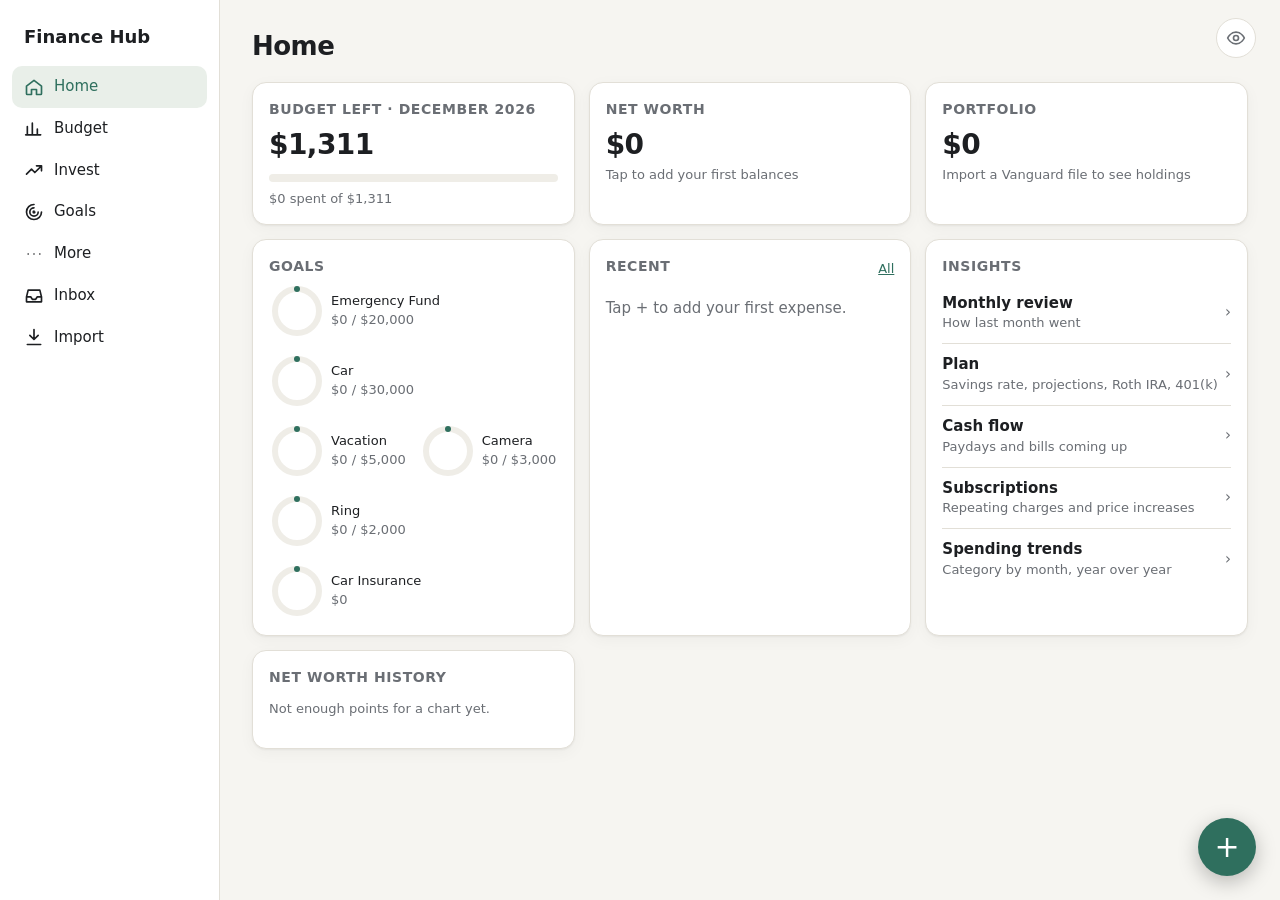
<file: index.html>
<!doctype html>
<html lang="en">
<head>
<meta charset="utf-8">
<meta name="viewport" content="width=device-width,initial-scale=1,viewport-fit=cover">
<title>Finance Hub</title>
<meta name="theme-color" content="#f6f5f1" media="(prefers-color-scheme: light)">
<meta name="theme-color" content="#15171a" media="(prefers-color-scheme: dark)">
<meta name="apple-mobile-web-app-capable" content="yes">
<meta name="apple-mobile-web-app-status-bar-style" content="default">
<meta name="apple-mobile-web-app-title" content="Finance">
<link rel="manifest" href="manifest.webmanifest">
<link rel="icon" href="icon.svg" type="image/svg+xml">
<link rel="apple-touch-icon" href="icon-180.png">
<link rel="stylesheet" href="css/app.css">
</head>
<body>
<div id="app">
  <nav id="nav" aria-label="Main"></nav>
  <main id="main" tabindex="-1"><div class="skel" aria-label="Loading"><i></i><i></i><i></i><i></i></div></main>
</div>
<button id="fab" aria-label="Add expense">+</button>
<dialog id="sheet"><div id="sheet-body"></div></dialog>
<div id="toast" role="status" aria-live="polite"></div>
<script type="module" src="js/app.js"></script>
</body>
</html>
</file>
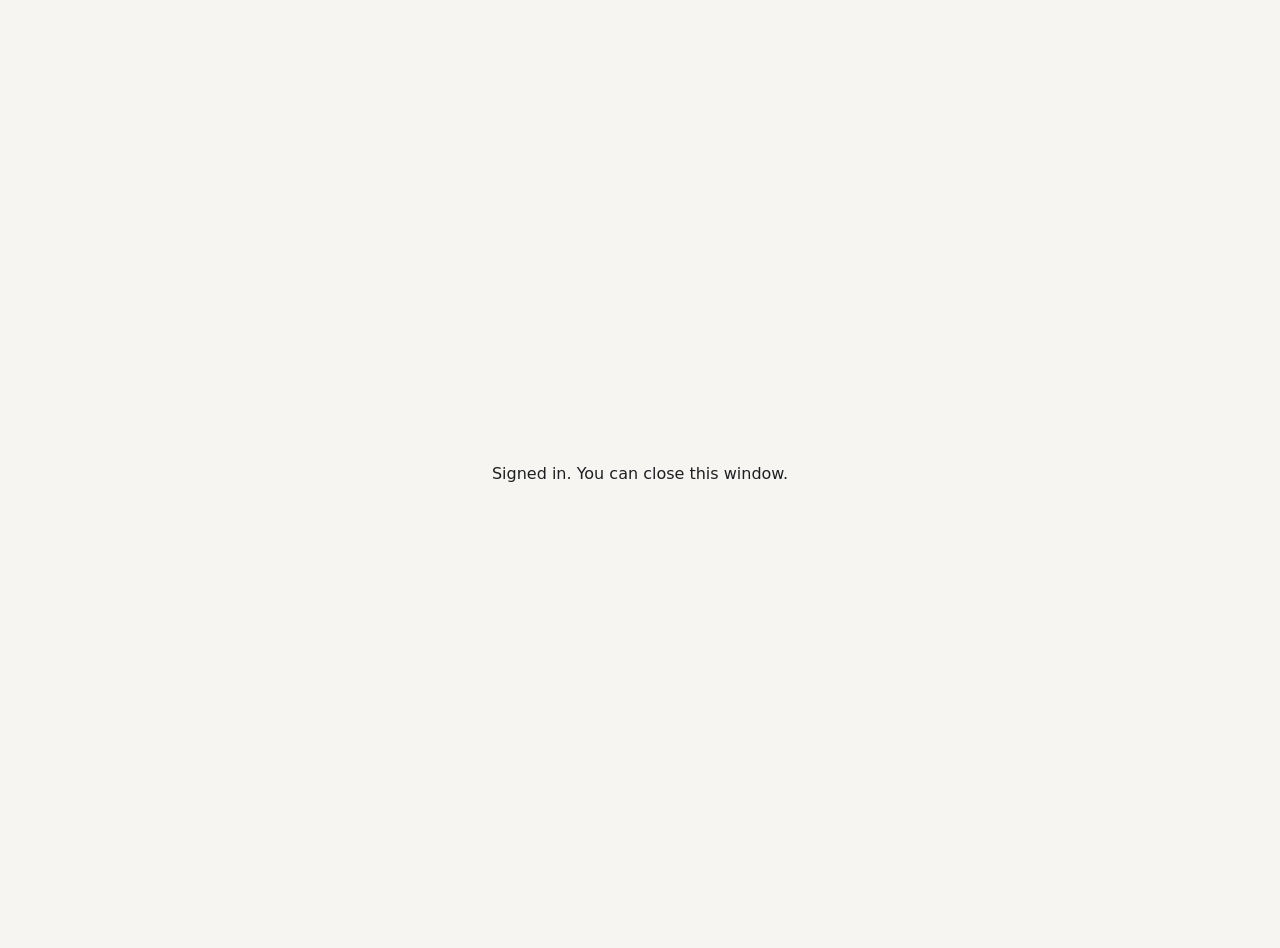
<file: oauth.html>
<!doctype html>
<html lang="en">
<head>
<meta charset="utf-8">
<meta name="viewport" content="width=device-width,initial-scale=1">
<title>Finance Hub sign-in</title>
<style>
  body { margin: 0; min-height: 100vh; display: grid; place-items: center; font: 16px/1.5 -apple-system, BlinkMacSystemFont, system-ui, sans-serif; background: #f6f5f1; color: #1d1f22; text-align: center; padding: 24px; }
  @media (prefers-color-scheme: dark) { body { background: #15171a; color: #ecebe7; } }
</style>
</head>
<body>
<p id="msg">Finishing sign-in…</p>
<script>
// Google / Microsoft send you back here after sign-in with a short-lived token in the address.
// Hand it to the Finance Hub window that asked for it, then close. Nothing is kept on this page.
(function () {
  var p = new URLSearchParams(location.hash.slice(1) || location.search.slice(1));
  var r = { type: 'fh-oauth', state: p.get('state'), token: p.get('access_token'), expires: +p.get('expires_in') || 3000,
    error: p.get('error') ? (p.get('error_description') || p.get('error')).replace(/\+/g, ' ') : null };
  history.replaceState(null, '', location.pathname);
  try { if (window.opener) window.opener.postMessage(r, location.origin); } catch (e) { /* opener gone */ }
  try { localStorage.setItem('oauthResult', JSON.stringify(r)); } catch (e) { /* private mode */ }
  document.getElementById('msg').textContent = r.error ? 'Sign-in didn’t finish: ' + r.error : 'Signed in. You can close this window.';
  setTimeout(function () { window.close(); }, r.error ? 4000 : 300);
})();
</script>
</body>
</html>
</file>
<file: css/app.css>
:root {
  --bg: #f6f5f1; --surface: #ffffff; --surface-2: #efede7; --text: #1d1f22; --muted: #6a6e74; --line: #e2dfd7;
  --accent: #2f6f5e; --accent-ink: #ffffff; --good: #2f7d4f; --warn: #b7791f; --bad: #c0392b; --chip: #e9efe9;
  --radius: 14px; --shadow: 0 1px 2px rgba(0,0,0,.05), 0 4px 16px rgba(0,0,0,.04);
  --s1: #2f6f5e; --s2: #c48a3a; --s3: #5b6fb3; --s4: #b0546b; --s5: #7a8a3c;
  color-scheme: light;
}
@media (prefers-color-scheme: dark) {
  :root:not([data-theme="light"]) {
    --bg: #15171a; --surface: #1e2125; --surface-2: #262a2f; --text: #ecebe7; --muted: #9aa0a6; --line: #30353b;
    --accent: #6cc3a8; --accent-ink: #0f1a17; --good: #6fcf97; --warn: #e6b45a; --bad: #ef7d6d; --chip: #243029;
    --shadow: none; --s1: #6cc3a8; --s2: #e0a85c; --s3: #8fa3e6; --s4: #e08aa0; --s5: #b5c46b; color-scheme: dark;
  }
}
:root[data-theme="dark"] {
  --bg: #15171a; --surface: #1e2125; --surface-2: #262a2f; --text: #ecebe7; --muted: #9aa0a6; --line: #30353b;
  --accent: #6cc3a8; --accent-ink: #0f1a17; --good: #6fcf97; --warn: #e6b45a; --bad: #ef7d6d; --chip: #243029;
  --shadow: none; --s1: #6cc3a8; --s2: #e0a85c; --s3: #8fa3e6; --s4: #e08aa0; --s5: #b5c46b; color-scheme: dark;
}
* { box-sizing: border-box; }
html, body { margin: 0; background: var(--bg); color: var(--text); }
body { font: 15px/1.45 -apple-system, BlinkMacSystemFont, "SF Pro Text", system-ui, sans-serif; -webkit-font-smoothing: antialiased; }
h1 { font-size: 26px; letter-spacing: -.02em; margin: 4px 0 16px; }
h2 { font-size: 17px; margin: 0 0 10px; }
h3 { font-size: 14px; margin: 0 0 6px; color: var(--muted); font-weight: 600; text-transform: uppercase; letter-spacing: .04em; }
a { color: var(--accent); }
.num { font-variant-numeric: tabular-nums; }
.muted { color: var(--muted); } .small { font-size: 13px; } .good { color: var(--good); } .bad { color: var(--bad); } .warn { color: var(--warn); }

#app { display: grid; grid-template-columns: 220px 1fr; min-height: 100vh; }
#nav { position: sticky; top: 0; height: 100vh; padding: 20px 12px; border-right: 1px solid var(--line); background: var(--surface); }
#nav .brand { font-weight: 700; font-size: 18px; padding: 4px 12px 16px; }
#nav a { display: flex; align-items: center; gap: 10px; padding: 10px 12px; border-radius: 10px; color: var(--text); text-decoration: none; font-weight: 500; }
#nav a.on { background: var(--chip); color: var(--accent); }
#nav a .badge { margin-left: auto; }
#nav svg { width: 20px; height: 20px; flex: none; }
#main { padding: 24px 32px 120px; max-width: 1180px; width: 100%; outline: none; }

@media (max-width: 767px) {
  #app { display: block; }
  #nav { position: fixed; bottom: 0; left: 0; right: 0; top: auto; height: auto; z-index: 10; display: flex; justify-content: space-around;
    padding: 6px 4px calc(6px + env(safe-area-inset-bottom)); border-right: 0; border-top: 1px solid var(--line); }
  #nav .brand, #nav .desk { display: none; }
  #nav a { flex-direction: column; gap: 2px; padding: 6px 8px; font-size: 11px; position: relative; }
  #nav a .badge { position: absolute; top: 0; right: 4px; margin: 0; }
  #main { padding: calc(14px + env(safe-area-inset-top)) 16px 140px; }
  h1 { font-size: 24px; }
}

.grid { display: grid; gap: 14px; }
.cols-2 { grid-template-columns: repeat(auto-fit, minmax(320px, 1fr)); }
.cols-3 { grid-template-columns: repeat(auto-fit, minmax(220px, 1fr)); }
.card { background: var(--surface); border: 1px solid var(--line); border-radius: var(--radius); padding: 16px; box-shadow: var(--shadow); min-width: 0; }
.card.tap, .tap { cursor: pointer; }
li.tap:hover, tr.tap:hover { background: var(--surface-2); }
.tap:focus-visible, .card.tap:focus-visible { outline: 2px solid var(--accent); outline-offset: 2px; border-radius: 8px; }
.list li.tap::after { content: '›'; color: var(--muted); font-size: 20px; line-height: 1; padding-left: 2px; }
.big { font-size: 28px; font-weight: 700; letter-spacing: -.02em; }
.row { display: flex; align-items: center; gap: 10px; }
.between { justify-content: space-between; }
.wrap { flex-wrap: wrap; }
.stack > * + * { margin-top: 10px; }
.list { list-style: none; margin: 0; padding: 0; }
.list li { display: flex; align-items: center; gap: 10px; padding: 10px 0; border-bottom: 1px solid var(--line); }
.list li:last-child { border-bottom: 0; }
.list .grow { flex: 1; min-width: 0; }
.ellipsis { overflow: hidden; text-overflow: ellipsis; white-space: nowrap; }
.bar { height: 8px; border-radius: 4px; background: var(--surface-2); overflow: hidden; }
.bar > i { display: block; height: 100%; background: var(--accent); border-radius: 4px; }
.bar.warn > i { background: var(--warn); } .bar.bad > i { background: var(--bad); }
.badge { display: inline-block; min-width: 20px; padding: 1px 7px; border-radius: 999px; background: var(--bad); color: #fff; font-size: 11px; font-weight: 700; text-align: center; }
.tag { display: inline-block; padding: 1px 8px; border-radius: 999px; background: var(--surface-2); color: var(--muted); font-size: 12px; }
.tabs { display: flex; gap: 6px; flex-wrap: wrap; margin-bottom: 14px; }
.tabs a, .tabs button { padding: 9px 14px; min-height: 38px; display: inline-flex; align-items: center; border-radius: 999px; background: var(--surface-2); color: var(--text); text-decoration: none; border: 0; font: inherit; font-size: 14px; cursor: pointer; }
.tabs .on { background: var(--accent); color: var(--accent-ink); }

table { width: 100%; border-collapse: collapse; font-size: 14px; }
th, td { padding: 8px 6px; border-bottom: 1px solid var(--line); text-align: right; white-space: nowrap; }
th:first-child, td:first-child { text-align: left; }
th { color: var(--muted); font-weight: 600; font-size: 12px; }
th[data-sort] { cursor: pointer; user-select: none; }
.sticky-col th:first-child, .sticky-col td:first-child { position: sticky; left: 0; background: var(--surface); z-index: 1; }
.scroll-x { overflow-x: auto; }
td input { width: 90px; }

button, .btn { font: inherit; border: 1px solid var(--line); background: var(--surface); color: var(--text); padding: 9px 14px; border-radius: 10px; cursor: pointer; font-weight: 500; text-decoration: none; display: inline-block; }
.btn-primary, button.primary { background: var(--accent); color: var(--accent-ink); border-color: var(--accent); }
button.danger { color: var(--bad); }
button.link { border: 0; background: none; color: var(--accent); padding: 8px 6px; min-height: 36px; }
.x-btn { min-width: 40px; min-height: 40px; display: inline-flex; align-items: center; justify-content: center; }
button:disabled { opacity: .5; cursor: default; }
input, select, textarea { font: inherit; color: var(--text); background: var(--surface); border: 1px solid var(--line); border-radius: 10px; padding: 9px 10px; width: 100%; font-size: 16px; }
textarea { min-height: 120px; }
label { display: block; font-size: 13px; color: var(--muted); }
label > input, label > select, label > textarea { margin-top: 4px; color: var(--text); }
.check { display: flex; align-items: center; gap: 8px; font-size: 15px; color: var(--text); }
.check input { width: auto; }
.form { display: grid; gap: 12px; }
.form .two { display: grid; grid-template-columns: 1fr 1fr; gap: 10px; }

#fab { position: fixed; right: 24px; bottom: 24px; width: 58px; height: 58px; border-radius: 50%; background: var(--accent); color: var(--accent-ink); font-size: 30px; line-height: 1; border: 0; box-shadow: 0 6px 20px rgba(0,0,0,.25); z-index: 20; padding: 0; }
@media (max-width: 767px) { #fab { bottom: calc(76px + env(safe-area-inset-bottom)); right: 16px; } }

dialog { border: 0; padding: 0; border-radius: 18px; background: var(--surface); color: var(--text); width: min(560px, 100vw); max-height: 92vh; max-height: 92dvh; box-shadow: 0 20px 60px rgba(0,0,0,.35); }
dialog::backdrop { background: rgba(0,0,0,.4); }
#sheet-body { padding: 18px 18px 0; overflow-y: auto; max-height: 92vh; max-height: 92dvh; }
#sheet-body::after { content: ''; display: block; height: 18px; }
/* The sheet's title row (with Close) stays visible while scrolling; action rows marked .sheet-actions stay at the bottom. */
#sheet-body > .row.between:first-child { position: sticky; top: -18px; margin: -18px -18px 8px; padding: 12px 18px 8px; background: var(--surface); z-index: 3; border-bottom: 1px solid var(--line); }
.sheet-actions { position: sticky; bottom: 0; margin: 0 -18px; padding: 12px 18px calc(12px + env(safe-area-inset-bottom)); background: var(--surface); border-top: 1px solid var(--line); z-index: 3; }
.form-error { color: var(--bad); font-size: 14px; margin: 0; }
@media (max-width: 767px) { dialog { margin: auto 0 0; width: 100vw; max-width: 100vw; border-radius: 18px 18px 0 0; } #sheet-body::after { height: calc(18px + env(safe-area-inset-bottom)); } }

.amount-display { font-size: 40px; font-weight: 700; text-align: center; padding: 6px 0; font-variant-numeric: tabular-nums; }
.keypad { display: grid; grid-template-columns: repeat(3, 1fr); gap: 8px; }
.keypad button { font-size: 22px; padding: 12px 0; background: var(--surface-2); border: 0; }
.chips { display: flex; flex-wrap: wrap; gap: 6px; }
.chips button { padding: 7px 12px; border-radius: 999px; background: var(--surface-2); border: 1px solid transparent; font-size: 14px; }
.chips button.on { background: var(--chip); border-color: var(--accent); color: var(--accent); font-weight: 600; }
details summary { cursor: pointer; color: var(--accent); font-size: 14px; padding: 4px 0; }

#toast { position: fixed; left: 50%; bottom: 100px; transform: translateX(-50%); background: var(--text); color: var(--bg); padding: 10px 16px; border-radius: 10px; opacity: 0; transition: opacity .2s; pointer-events: none; z-index: 80; max-width: calc(100vw - 32px); display: flex; align-items: center; gap: 12px; }
#toast.show { opacity: 1; }
#toast.show.has-action { pointer-events: auto; }
#toast button { background: none; border: 0; color: var(--accent); font-weight: 700; padding: 6px 4px; min-height: 36px; filter: brightness(1.3); }
@media (max-width: 767px) { #toast { bottom: calc(150px + env(safe-area-inset-bottom)); } dialog #toast { bottom: calc(24px + env(safe-area-inset-bottom)); } }
svg.chart { width: 100%; height: auto; display: block; overflow: visible; }
svg.chart text { fill: var(--muted); font-size: 11px; }
.ring { width: 56px; height: 56px; }
.notice { background: var(--surface-2); border-radius: 10px; padding: 10px 12px; font-size: 14px; }
.empty { text-align: center; color: var(--muted); padding: 24px 8px; }
.only-phone { display: none; }
@media (max-width: 767px) { .only-phone { display: block; } .only-desk { display: none; } }

#progress { position: fixed; left: 50%; top: calc(env(safe-area-inset-top, 0px) + 10px); transform: translate(-50%, -140%); width: min(440px, calc(100vw - 32px)); background: var(--surface); color: var(--text); border: 1px solid var(--line); border-radius: 12px; box-shadow: var(--shadow); padding: 10px 14px 9px; z-index: 70; transition: transform .25s ease; }
#progress.show { transform: translate(-50%, 0); }
#progress .pr-row { display: flex; justify-content: space-between; gap: 10px; font-size: 14px; font-weight: 600; margin-bottom: 7px; }
#progress .pr-track { height: 6px; border-radius: 3px; background: var(--surface-2); overflow: hidden; position: relative; }
#progress .pr-fill { height: 100%; width: 0; background: var(--accent); border-radius: 3px; transition: width .3s ease; }
#progress .pr-track.busy .pr-fill { position: absolute; width: 35%; animation: pr-slide 1.1s ease-in-out infinite; }
#progress.done .pr-fill { background: var(--good); }
#progress.failed .pr-fill { background: var(--bad); width: 100%; }
#progress .pr-sub { margin-top: 5px; min-height: 1em; }
@keyframes pr-slide { from { left: -35%; } to { left: 100%; } }
@media (prefers-reduced-motion: reduce) { #progress { transition: none; } #progress .pr-track.busy .pr-fill { animation: none; left: 0; width: 100%; opacity: .5; } }

.back-btn { display: inline-flex; align-items: center; gap: 2px; margin: 0 0 10px -6px; padding: 6px 10px 6px 4px; border: 0; background: none; color: var(--accent); font: inherit; font-weight: 600; font-size: 15px; border-radius: 8px; cursor: pointer; min-height: 40px; }
.back-btn svg { width: 22px; height: 22px; }
.back-btn:hover { background: var(--chip); }
.back-btn:focus-visible { outline: 2px solid var(--accent); outline-offset: 2px; }

#main:focus { outline: none; }
.chips.missing { outline: 2px solid var(--bad); outline-offset: 4px; border-radius: 10px; }
.danger-link { color: var(--bad) !important; }
a.card.plain { display: block; text-decoration: none; color: inherit; }
a.card.plain:hover { border-color: var(--accent); }
.seg { display: inline-flex; align-items: center; gap: 6px; padding: 8px 14px; min-height: 38px; border-radius: 999px; background: var(--surface-2); color: var(--text); font-size: 14px; cursor: pointer; }
.seg:has(input:checked) { background: var(--accent); color: var(--accent-ink); }
.seg input { width: auto; margin: 0; accent-color: var(--accent-ink); }
.form-error:empty { display: none; }

/* ---- Accent colors (Settings → Accent) ---- */
:root[data-accent="blue"] { --accent: #2f5fa8; --s1: #2f5fa8; --chip: #e6edf7; }
:root[data-accent="purple"] { --accent: #6a4bb0; --s1: #6a4bb0; --chip: #eee9f7; }
:root[data-accent="orange"] { --accent: #b8621b; --s1: #b8621b; --chip: #f6ece2; }
:root[data-accent="rose"] { --accent: #b0456a; --s1: #b0456a; --chip: #f6e6ec; }
:root[data-accent="slate"] { --accent: #44505f; --s1: #44505f; --chip: #e8ebee; }
@media (prefers-color-scheme: dark) {
  :root:not([data-theme="light"])[data-accent="blue"] { --accent: #7fa8ea; --s1: #7fa8ea; --chip: #1f2836; --accent-ink: #0d1522; }
  :root:not([data-theme="light"])[data-accent="purple"] { --accent: #b39ced; --s1: #b39ced; --chip: #272236; --accent-ink: #160f24; }
  :root:not([data-theme="light"])[data-accent="orange"] { --accent: #eba468; --s1: #eba468; --chip: #33281e; --accent-ink: #22140a; }
  :root:not([data-theme="light"])[data-accent="rose"] { --accent: #ec8fb0; --s1: #ec8fb0; --chip: #35222a; --accent-ink: #250e17; }
  :root:not([data-theme="light"])[data-accent="slate"] { --accent: #aab6c4; --s1: #aab6c4; --chip: #262c33; --accent-ink: #11161c; }
}
:root[data-theme="dark"][data-accent="blue"] { --accent: #7fa8ea; --s1: #7fa8ea; --chip: #1f2836; --accent-ink: #0d1522; }
:root[data-theme="dark"][data-accent="purple"] { --accent: #b39ced; --s1: #b39ced; --chip: #272236; --accent-ink: #160f24; }
:root[data-theme="dark"][data-accent="orange"] { --accent: #eba468; --s1: #eba468; --chip: #33281e; --accent-ink: #22140a; }
:root[data-theme="dark"][data-accent="rose"] { --accent: #ec8fb0; --s1: #ec8fb0; --chip: #35222a; --accent-ink: #250e17; }
:root[data-theme="dark"][data-accent="slate"] { --accent: #aab6c4; --s1: #aab6c4; --chip: #262c33; --accent-ink: #11161c; }

/* ---- Polish ---- */
h1 { font-weight: 750; }
.card { transition: border-color .15s, box-shadow .15s; }
a.card.plain:hover, .card.tap:hover { box-shadow: 0 2px 4px rgba(0,0,0,.06), 0 8px 24px rgba(0,0,0,.06); }
button, .btn, .tabs a, .chips button, .seg { transition: background-color .15s, border-color .15s, transform .08s; }
button:not(:disabled):active, .btn:active, .tabs a:active, li.tap:active, .card.tap:active { transform: scale(.98); }
button:hover:not(:disabled):not(.link):not(.primary), .btn:hover { background: var(--surface-2); }
button.primary:hover:not(:disabled) { filter: brightness(1.06); }
td.num, th.num { text-align: right; }
table td, table th { font-variant-numeric: tabular-nums; }
.kpi .big { line-height: 1.15; }
.kpi .sub { font-size: 13px; color: var(--muted); margin-top: 2px; }
.section-title { display: flex; align-items: baseline; justify-content: space-between; gap: 10px; margin: 22px 0 10px; }
.section-title h2 { margin: 0; }
.pill { display: inline-flex; align-items: center; gap: 4px; padding: 2px 8px; border-radius: 999px; font-size: 12px; font-weight: 600; background: var(--surface-2); color: var(--muted); }
.pill.good { background: color-mix(in srgb, var(--good) 15%, transparent); color: var(--good); }
.pill.warn { background: color-mix(in srgb, var(--warn) 18%, transparent); color: var(--warn); }
.pill.bad { background: color-mix(in srgb, var(--bad) 15%, transparent); color: var(--bad); }
.notice.warn { background: color-mix(in srgb, var(--warn) 14%, var(--surface)); }
.notice.bad { background: color-mix(in srgb, var(--bad) 12%, var(--surface)); }
.notice.good { background: color-mix(in srgb, var(--good) 12%, var(--surface)); }
.alert-list { display: grid; gap: 8px; margin-bottom: 14px; }
.alert-list a { display: flex; align-items: center; gap: 10px; text-decoration: none; color: inherit; }
.meter { position: relative; height: 10px; border-radius: 5px; background: var(--surface-2); overflow: visible; }
.meter > i { position: absolute; top: 0; bottom: 0; left: 0; border-radius: 5px; background: var(--accent); }
.meter > b { position: absolute; top: -3px; width: 2px; height: 16px; background: var(--text); border-radius: 1px; }

/* ---- Charts ---- */
.chart-wrap { position: relative; touch-action: pan-y; }
.chart-tip { position: absolute; top: 0; pointer-events: none; background: var(--surface); border: 1px solid var(--line); border-radius: 8px; padding: 6px 9px; font-size: 12px; box-shadow: var(--shadow), 0 4px 14px rgba(0,0,0,.12); white-space: nowrap; z-index: 2; }
.chart-tip i, .chart-legend i { display: inline-block; width: 8px; height: 8px; border-radius: 2px; margin-right: 5px; }
.chart-legend { display: flex; gap: 14px; flex-wrap: wrap; margin-bottom: 4px; color: var(--muted); }
.seg-row { display: inline-flex; background: var(--surface-2); border-radius: 999px; padding: 3px; gap: 2px; }
.seg-row button { border: 0; background: none; padding: 5px 11px; min-height: 30px; border-radius: 999px; font-size: 13px; color: var(--muted); }
.seg-row button.on { background: var(--surface); color: var(--text); box-shadow: 0 1px 2px rgba(0,0,0,.12); }
.heat td { text-align: center; font-size: 12px; padding: 6px 4px; }
.heat td:first-child { text-align: left; font-size: 13px; }
.cal { display: grid; grid-template-columns: repeat(7, 1fr); gap: 4px; }
.cal > div { min-height: 64px; border-radius: 8px; background: var(--surface-2); padding: 4px 5px; font-size: 11px; overflow: hidden; }
.cal > div.out { opacity: .35; }
.cal > div.today { outline: 2px solid var(--accent); }
.cal .d { font-weight: 700; font-size: 12px; }
.cal .ev { display: block; white-space: nowrap; overflow: hidden; text-overflow: ellipsis; }
.cal .hd { background: none; min-height: 0; text-align: center; color: var(--muted); font-weight: 600; }
@media (max-width: 767px) { .cal > div { min-height: 46px; font-size: 10px; } .cal .ev { display: none; } .cal .dot { display: inline-block; width: 6px; height: 6px; border-radius: 3px; margin-right: 2px; } }
@media (min-width: 768px) { .cal .dot { display: none; } }

/* ---- Privacy mode: blur amounts ---- */
:root.private svg.chart text, :root.private .amount-display { filter: blur(6px); }
.top-actions { position: absolute; top: 18px; right: 24px; display: flex; gap: 6px; z-index: 5; }
.icon-btn { width: 40px; height: 40px; min-height: 40px; padding: 0; border-radius: 50%; display: inline-flex; align-items: center; justify-content: center; border: 1px solid var(--line); background: var(--surface); color: var(--muted); }
.icon-btn svg { width: 20px; height: 20px; }
#main { position: relative; }
@media (max-width: 767px) { .top-actions { top: calc(10px + env(safe-area-inset-top)); right: 14px; } }

/* ---- Loading skeleton ---- */
.skel { display: grid; gap: 14px; }
.skel i { display: block; height: 96px; border-radius: var(--radius); background: linear-gradient(90deg, var(--surface-2), var(--surface), var(--surface-2)); background-size: 200% 100%; animation: skel 1.2s ease-in-out infinite; }
.skel i:first-child { height: 34px; width: 40%; }
@keyframes skel { from { background-position: 200% 0; } to { background-position: -200% 0; } }
@media (prefers-reduced-motion: reduce) { .skel i { animation: none; } }

/* ---- Lock screen ---- */
#lock { position: fixed; inset: 0; z-index: 100; background: var(--bg); display: flex; flex-direction: column; align-items: center; justify-content: center; gap: 16px; padding: 24px; text-align: center; }
#lock img { width: 72px; height: 72px; border-radius: 18px; }

/* ---- Pull to refresh ---- */
#ptr { position: fixed; left: 50%; top: calc(env(safe-area-inset-top, 0px) + 6px); transform: translate(-50%, -60px); background: var(--surface); border: 1px solid var(--line); border-radius: 999px; padding: 6px 14px; font-size: 13px; z-index: 60; transition: transform .2s; box-shadow: var(--shadow); }
#ptr.show { transform: translate(-50%, 0); }

/* ---- Glance ---- */
.glance .big { font-size: 40px; }
.glance .card { padding: 20px; }
/* Keep page headers clear of the privacy button. */
.top-actions + .row.between, .top-actions + h1, .top-actions + .back-btn + .row.between, .top-actions + .back-btn + h1, .top-actions + .glance > h1, .top-actions + .back-btn + .glance > h1 { padding-right: 52px; }
.top-actions + .back-btn { margin-right: 52px; }

/* ---- Page headers and tab rows ---- */
/* A title row whose buttons wrap under the title keeps clear space before the tabs below it. */
.row.between:has(> h1) { row-gap: 6px; margin-bottom: 12px; align-items: center; }
.row.between:has(> h1) > h1 { margin: 4px 0; }
.row.between:has(> h1) > .row { gap: 8px; }
@media (max-width: 767px) {
  /* Tabs: one row you swipe sideways instead of stacking 3–4 rows of pills. */
  .tabs:not([role=radiogroup]) { flex-wrap: nowrap; overflow-x: auto; overscroll-behavior-x: contain; scrollbar-width: none; margin: 0 -16px 14px; padding: 2px 16px; scroll-padding: 0 16px;
    -webkit-mask-image: linear-gradient(90deg, transparent 0, #000 12px, #000 calc(100% - 24px), transparent); mask-image: linear-gradient(90deg, transparent 0, #000 12px, #000 calc(100% - 24px), transparent); }
  .tabs:not([role=radiogroup])::-webkit-scrollbar { display: none; }
  .tabs a, .tabs button, .tabs .seg { flex: none; white-space: nowrap; }
  /* Header buttons: smaller, so a title and two buttons usually fit on one line. */
  .row.between:has(> h1) > .row button, .row.between:has(> h1) > .row .btn, .row.between:has(> h1) > button { padding: 7px 12px; font-size: 14px; }
}
</file>
